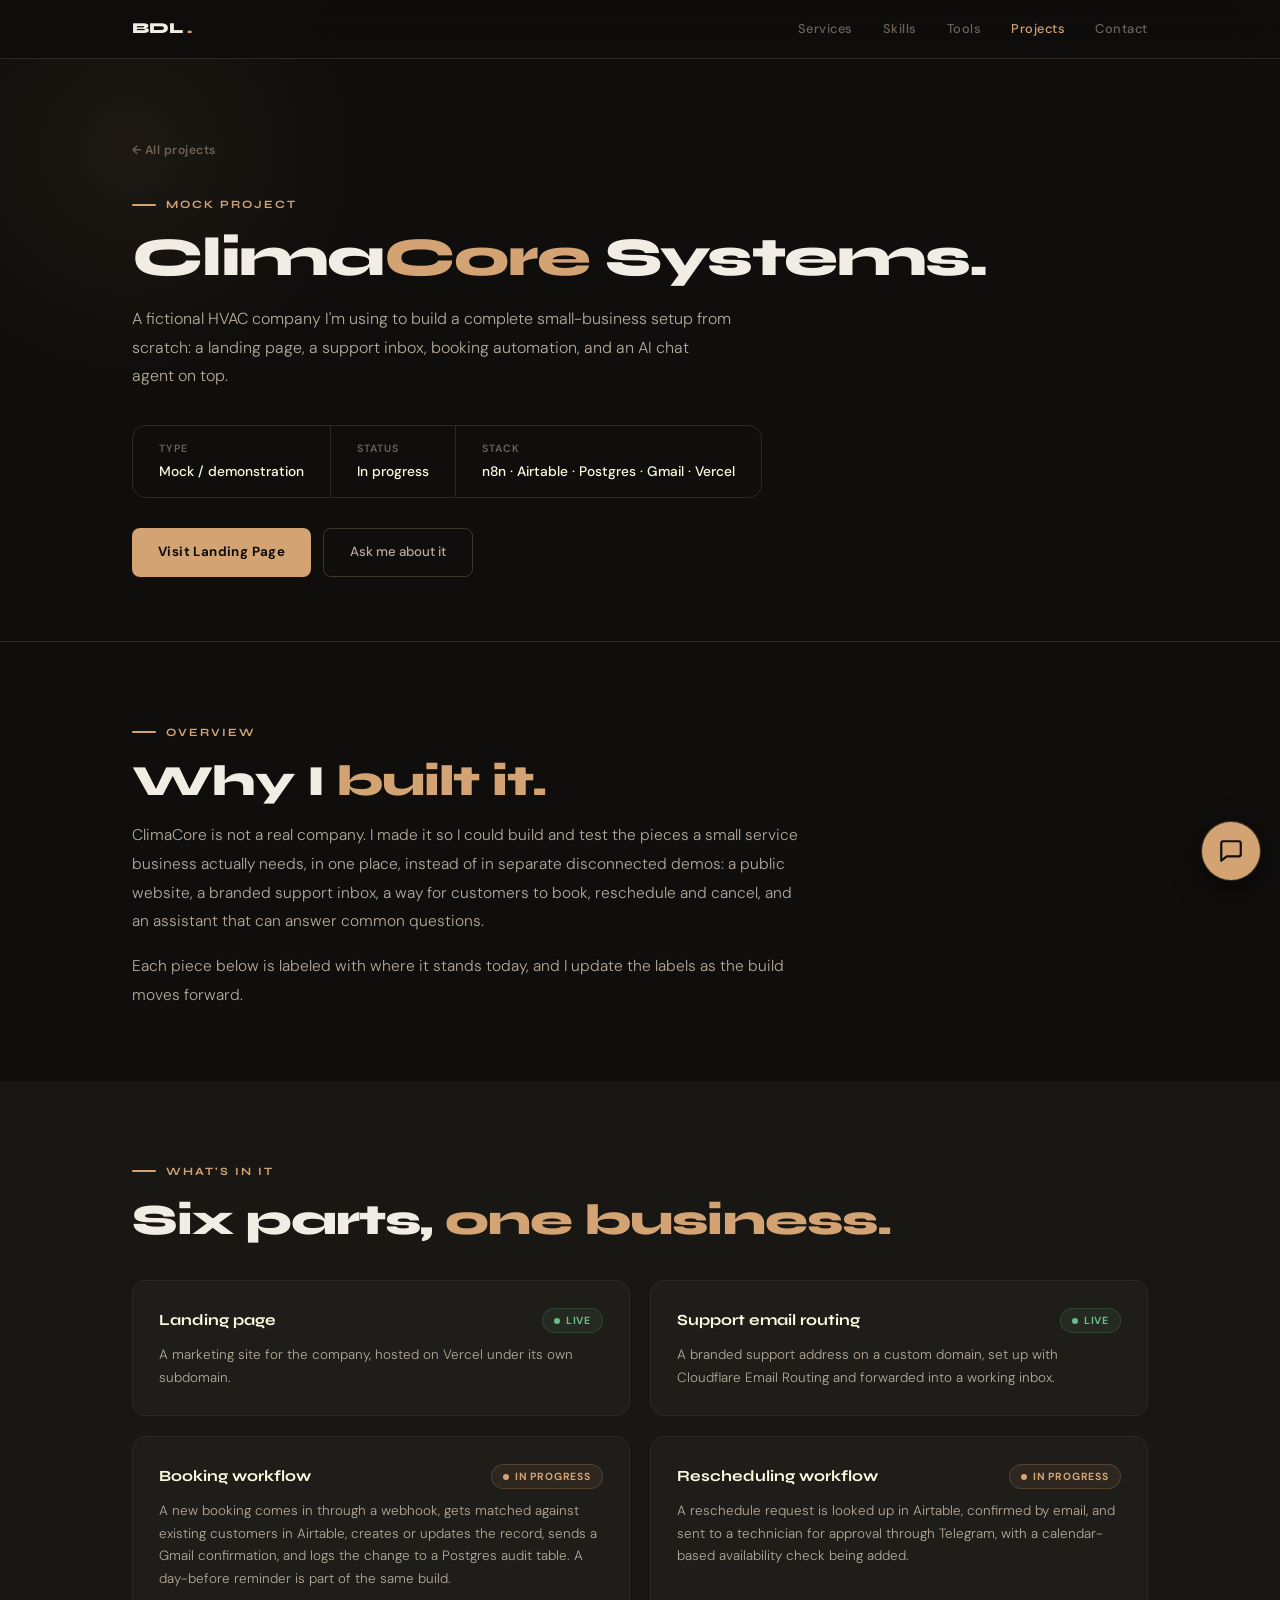
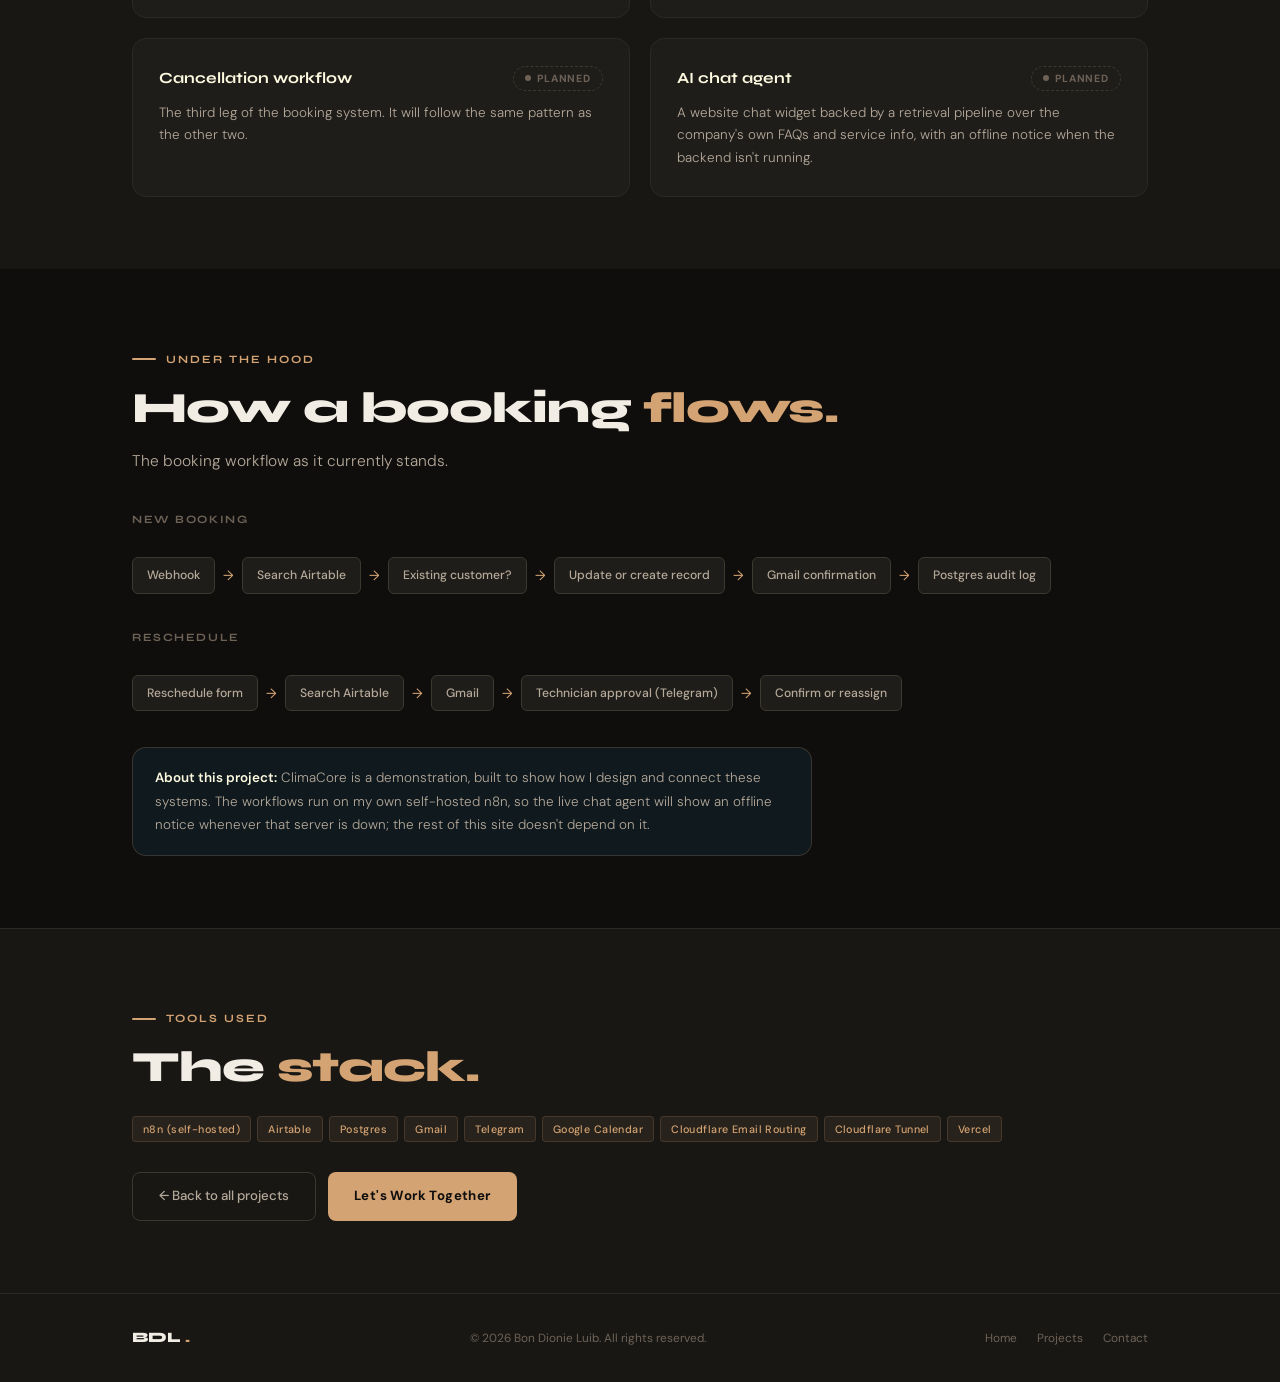
<file: project-climacore.html>
<!DOCTYPE html>
<html lang="en">
<head>
  <meta charset="UTF-8" />
  <meta name="viewport" content="width=device-width, initial-scale=1.0" />
  <title>ClimaCore Systems | Bon Dionie Luib</title>
  <meta name="description" content="ClimaCore Systems: a mock HVAC company built as a demonstration project, with a landing page, support email routing and n8n booking automation." />
  <link href="https://fonts.googleapis.com/css2?family=Syne:wght@400;600;700;800&family=DM+Sans:ital,opsz,wght@0,9..40,300;0,9..40,400;0,9..40,500;1,9..40,300&display=swap" rel="stylesheet" />
  <link rel="stylesheet" href="styles.css" />
  <link rel="stylesheet" href="chat-widget.css" />
</head>
<body>

  <nav>
    <div class="nav-inner">
      <a href="index.html" class="nav-logo">BDL <span>.</span></a>
      <div class="nav-links">
        <a href="index.html#offer">Services</a>
        <a href="index.html#skills">Skills</a>
        <a href="index.html#tools">Tools</a>
        <a href="projects.html" class="active">Projects</a>
        <a href="index.html#connect">Contact</a>
      </div>
    </div>
  </nav>

  <header class="page-hero">
    <div class="container">
      <a href="projects.html#mock-project" class="crumb">← All projects</a>
      <div class="section-eyebrow">Mock Project</div>
      <h1 class="page-title">Clima<span class="heading-accent">Core</span> Systems.</h1>
      <p class="page-lead">A fictional HVAC company I'm using to build a complete small-business setup from scratch: a landing page, a support inbox, booking automation, and an AI chat agent on top.</p>

      <div class="meta-row">
        <div class="meta-item"><div class="meta-label">Type</div><div class="meta-value">Mock / demonstration</div></div>
        <div class="meta-item"><div class="meta-label">Status</div><div class="meta-value">In progress</div></div>
        <div class="meta-item"><div class="meta-label">Stack</div><div class="meta-value">n8n · Airtable · Postgres · Gmail · Vercel</div></div>
      </div>

      <div class="detail-actions">
        <!-- TODO: confirm the landing page loads without a certificate warning before publishing this link -->
        <a href="https://climacore.naivegeek.xyz" class="btn-primary" target="_blank" rel="noopener">Visit Landing Page</a>
        <a href="https://calendar.app.google/8JxHr8yGaSbAm5hw6" class="btn-outline" target="_blank" rel="noopener">Ask me about it</a>
      </div>
    </div>
  </header>

  <hr class="divider" />

  <!-- ══ OVERVIEW ══ -->
  <section class="detail-section">
    <div class="container">
      <div class="section-eyebrow">Overview</div>
      <h2 class="section-title">Why I <span class="heading-accent">built it.</span></h2>
      <div class="prose">
        <p>ClimaCore is not a real company. I made it so I could build and test the pieces a small service business actually needs, in one place, instead of in separate disconnected demos: a public website, a branded support inbox, a way for customers to book, reschedule and cancel, and an assistant that can answer common questions.</p>
        <p>Each piece below is labeled with where it stands today, and I update the labels as the build moves forward.</p>
      </div>
    </div>
  </section>

  <!-- ══ WHAT'S IN IT ══ -->
  <section class="detail-section alt">
    <div class="container">
      <div class="section-eyebrow">What's In It</div>
      <h2 class="section-title">Six parts, <span class="heading-accent">one business.</span></h2>

      <div class="feature-grid">
        <div class="feature-card">
          <div class="feature-card-top"><h3>Landing page</h3><span class="status status-live">Live</span></div>
          <p>A marketing site for the company, hosted on Vercel under its own subdomain.</p>
        </div>
        <div class="feature-card">
          <div class="feature-card-top"><h3>Support email routing</h3><span class="status status-live">Live</span></div>
          <p>A branded support address on a custom domain, set up with Cloudflare Email Routing and forwarded into a working inbox.</p>
        </div>
        <div class="feature-card">
          <div class="feature-card-top"><h3>Booking workflow</h3><span class="status status-progress">In progress</span></div>
          <p>A new booking comes in through a webhook, gets matched against existing customers in Airtable, creates or updates the record, sends a Gmail confirmation, and logs the change to a Postgres audit table. A day-before reminder is part of the same build.</p>
        </div>
        <div class="feature-card">
          <div class="feature-card-top"><h3>Rescheduling workflow</h3><span class="status status-progress">In progress</span></div>
          <p>A reschedule request is looked up in Airtable, confirmed by email, and sent to a technician for approval through Telegram, with a calendar-based availability check being added.</p>
        </div>
        <div class="feature-card">
          <div class="feature-card-top"><h3>Cancellation workflow</h3><span class="status status-planned">Planned</span></div>
          <p>The third leg of the booking system. It will follow the same pattern as the other two.</p>
        </div>
        <div class="feature-card">
          <div class="feature-card-top"><h3>AI chat agent</h3><span class="status status-planned">Planned</span></div>
          <p>A website chat widget backed by a retrieval pipeline over the company's own FAQs and service info, with an offline notice when the backend isn't running.</p>
        </div>
      </div>
    </div>
  </section>

  <!-- ══ HOW BOOKING WORKS ══ -->
  <section class="detail-section">
    <div class="container">
      <div class="section-eyebrow">Under the Hood</div>
      <h2 class="section-title">How a booking <span class="heading-accent">flows.</span></h2>
      <p class="section-desc">The booking workflow as it currently stands.</p>

      <div class="flow-label">New booking</div>
      <div class="flow">
        <span class="flow-step">Webhook</span><span class="flow-arrow">→</span>
        <span class="flow-step">Search Airtable</span><span class="flow-arrow">→</span>
        <span class="flow-step">Existing customer?</span><span class="flow-arrow">→</span>
        <span class="flow-step">Update or create record</span><span class="flow-arrow">→</span>
        <span class="flow-step">Gmail confirmation</span><span class="flow-arrow">→</span>
        <span class="flow-step">Postgres audit log</span>
      </div>

      <div class="flow-label">Reschedule</div>
      <div class="flow">
        <span class="flow-step">Reschedule form</span><span class="flow-arrow">→</span>
        <span class="flow-step">Search Airtable</span><span class="flow-arrow">→</span>
        <span class="flow-step">Gmail</span><span class="flow-arrow">→</span>
        <span class="flow-step">Technician approval (Telegram)</span><span class="flow-arrow">→</span>
        <span class="flow-step">Confirm or reassign</span>
      </div>

      <div class="note-box">
        <strong>About this project:</strong> ClimaCore is a demonstration, built to show how I design and connect these systems. The workflows run on my own self-hosted n8n, so the live chat agent will show an offline notice whenever that server is down; the rest of this site doesn't depend on it.
      </div>
    </div>
  </section>

  <hr class="divider" />

  <!-- ══ TOOLS ══ -->
  <section class="detail-section alt">
    <div class="container">
      <div class="section-eyebrow">Tools Used</div>
      <h2 class="section-title">The <span class="heading-accent">stack.</span></h2>
      <div class="project-tags" style="margin-top:24px;">
        <span class="project-tag">n8n (self-hosted)</span>
        <span class="project-tag">Airtable</span>
        <span class="project-tag">Postgres</span>
        <span class="project-tag">Gmail</span>
        <span class="project-tag">Telegram</span>
        <span class="project-tag">Google Calendar</span>
        <span class="project-tag">Cloudflare Email Routing</span>
        <span class="project-tag">Cloudflare Tunnel</span>
        <span class="project-tag">Vercel</span>
      </div>
      <div class="detail-actions">
        <a href="projects.html#mock-project" class="btn-outline">← Back to all projects</a>
        <a href="index.html#connect" class="btn-primary">Let's Work Together</a>
      </div>
    </div>
  </section>

  <footer>
    <div class="footer-inner">
      <div class="footer-logo">BDL <span>.</span></div>
      <div class="footer-copy">© 2026 Bon Dionie Luib. All rights reserved.</div>
      <div class="footer-links">
        <a href="index.html">Home</a>
        <a href="projects.html">Projects</a>
        <a href="index.html#connect">Contact</a>
      </div>
    </div>
  </footer>

  <script type="module" src="chat-widget.js"></script>
</body>
</html>
</file>
<file: styles.css>
:root {
  --bg:         #0f0e0c;
  --bg-2:       #181714;
  --bg-3:       #1f1d1a;
  --bg-navy:    #12232e;
  --border:     #2c2924;
  --border-mid: #3d3830;
  --cream:      #FEFAE0;
  --sand:       #FAEDCD;
  --tan:        #D4A373;
  --sage:       #CCD5AE;
  --sage-light: #E9EDC9;
  --text:       #f2ede4;
  --text-mid:   #b5a99a;
  --text-muted: #6e6257;
  --green:      #6bbd84;
  --radius:     14px;
  --radius-sm:  8px;
  --max-w:      1080px;
}

*, *::before, *::after { box-sizing: border-box; margin: 0; padding: 0; }
html { scroll-behavior: smooth; }
body {
  background: var(--bg);
  color: var(--text);
  font-family: 'DM Sans', sans-serif;
  font-size: 16px;
  line-height: 1.7;
  -webkit-font-smoothing: antialiased;
}
a { color: inherit; text-decoration: none; }
ul { list-style: none; }
img { display: block; max-width: 100%; }

.container { max-width: var(--max-w); margin: 0 auto; padding: 0 32px; }
section { padding: 100px 0; }

.section-eyebrow {
  display: inline-flex; align-items: center; gap: 10px;
  font-family: 'Syne', sans-serif; font-size: 0.7rem; font-weight: 700;
  letter-spacing: 0.18em; text-transform: uppercase; color: var(--tan); margin-bottom: 16px;
}
.section-eyebrow::before {
  content: ''; display: block; width: 24px; height: 2px;
  background: var(--tan); border-radius: 2px;
}
.section-title {
  font-family: 'Syne', sans-serif; font-size: clamp(1.8rem, 4vw, 2.7rem);
  font-weight: 800; line-height: 1.1; letter-spacing: -0.02em; margin-bottom: 16px;
}
.section-desc { color: var(--text-mid); font-size: 0.97rem; font-weight: 300; max-width: 540px; line-height: 1.8; }
.heading-accent { color: var(--tan); }

.pill {
  display: inline-block; background: rgba(212,163,115,0.1); color: var(--tan);
  border: 1px solid rgba(212,163,115,0.22); border-radius: 999px; font-size: 0.7rem;
  font-weight: 600; letter-spacing: 0.08em; text-transform: uppercase; padding: 4px 13px;
}

/* ── NAV ── */
nav {
  position: fixed; top: 0; left: 0; right: 0; z-index: 200;
  background: rgba(15,14,12,0.85); backdrop-filter: blur(20px);
  -webkit-backdrop-filter: blur(20px); border-bottom: 1px solid var(--border);
}
.nav-inner {
  max-width: var(--max-w); margin: 0 auto; padding: 0 32px; height: 58px;
  display: flex; align-items: center; justify-content: space-between;
}
.nav-logo { font-family: 'Syne', sans-serif; font-weight: 800; font-size: 0.95rem; letter-spacing: -0.01em; }
.nav-logo span { color: var(--tan); }
.nav-links { display: flex; gap: 30px; }
.nav-links a { font-size: 0.8rem; font-weight: 500; color: var(--text-muted); letter-spacing: 0.04em; transition: color 0.2s; }
.nav-links a:hover, .nav-links a.active { color: var(--tan); }

/* ── HERO ── */
#hero { padding-top: 148px; padding-bottom: 110px; position: relative; overflow: hidden; }
#hero::before {
  content: ''; position: absolute; top: -80px; left: -100px; width: 500px; height: 500px;
  background: radial-gradient(circle, rgba(212,163,115,0.07) 0%, transparent 70%); pointer-events: none;
}
#hero::after {
  content: ''; position: absolute; top: 0; right: -60px; width: 360px; height: 360px;
  background: radial-gradient(circle, rgba(18,35,46,0.8) 0%, transparent 70%); pointer-events: none;
}
.hero-inner { display: grid; grid-template-columns: auto 1fr; gap: 64px; align-items: center; position: relative; z-index: 1; }
.hero-photo-wrap { display: flex; flex-direction: column; align-items: center; gap: 14px; }
.hero-photo { width: 155px; height: 195px; border-radius: var(--radius); overflow: hidden; border: 1px solid var(--border-mid); background: var(--bg-2); position: relative; }
.hero-photo img { width: 100%; height: 100%; object-fit: cover; }
.resume-btn {
  display: inline-flex; align-items: center; gap: 7px; background: var(--bg-2);
  border: 1px solid var(--border-mid); border-radius: var(--radius-sm); padding: 8px 16px;
  font-size: 0.75rem; font-weight: 600; color: var(--text-mid); letter-spacing: 0.04em;
  transition: border-color 0.2s, color 0.2s; width: 100%; justify-content: center;
}
.resume-btn:hover { border-color: var(--tan); color: var(--tan); }
.resume-btn svg { width: 13px; height: 13px; }
.avail-badge {
  display: inline-flex; align-items: center; gap: 8px; background: rgba(100,190,120,0.07);
  border: 1px solid rgba(100,190,120,0.18); border-radius: 999px; padding: 5px 14px 5px 10px;
  font-size: 0.72rem; color: var(--green); font-weight: 500; margin-bottom: 22px;
}
.avail-dot { width: 7px; height: 7px; background: var(--green); border-radius: 50%; animation: pulse 2.2s infinite; }
@keyframes pulse {
  0%   { box-shadow: 0 0 0 0 rgba(107,189,132,0.7); }
  70%  { box-shadow: 0 0 0 7px rgba(107,189,132,0); }
  100% { box-shadow: 0 0 0 0 rgba(107,189,132,0); }
}
.hero-name { font-family: 'Syne', sans-serif; font-size: clamp(2.4rem, 5.5vw, 4rem); font-weight: 800; line-height: 1.0; letter-spacing: -0.03em; margin-bottom: 14px; }
.hero-name .surname { color: var(--tan); }
.hero-roles { display: flex; flex-wrap: wrap; gap: 8px; margin-bottom: 22px; }
.role-chip { font-size: 0.75rem; font-weight: 500; color: var(--text-mid); background: var(--bg-2); border: 1px solid var(--border); border-radius: 999px; padding: 5px 15px; }
.hero-bio { color: var(--text-mid); font-size: 0.96rem; font-weight: 300; max-width: 500px; margin-bottom: 34px; line-height: 1.8; border-left: 2px solid var(--border-mid); padding-left: 18px; }
.hero-cta { display: flex; gap: 12px; flex-wrap: wrap; }
.btn-primary { display: inline-flex; align-items: center; gap: 8px; background: var(--tan); color: #0f0e0c; font-size: 0.83rem; font-weight: 700; letter-spacing: 0.03em; padding: 12px 26px; border-radius: var(--radius-sm); transition: opacity 0.2s, transform 0.15s; }
.btn-primary:hover { opacity: 0.88; transform: translateY(-1px); }
.btn-outline { display: inline-flex; align-items: center; gap: 8px; background: transparent; color: var(--text-mid); font-size: 0.83rem; font-weight: 500; padding: 12px 26px; border-radius: var(--radius-sm); border: 1px solid var(--border-mid); transition: border-color 0.2s, color 0.2s; }
.btn-outline:hover { border-color: var(--tan); color: var(--tan); }
.hero-stats { display: flex; gap: 0; margin-top: 44px; border: 1px solid var(--border); border-radius: var(--radius); overflow: hidden; width: fit-content; }
.stat-item { padding: 18px 30px; border-right: 1px solid var(--border); text-align: center; }
.stat-item:last-child { border-right: none; }
.stat-num { font-family: 'Syne', sans-serif; font-size: 1.6rem; font-weight: 800; color: var(--tan); line-height: 1; }
.stat-label { font-size: 0.69rem; color: var(--text-muted); font-weight: 500; letter-spacing: 0.07em; text-transform: uppercase; margin-top: 4px; }

hr.divider { border: none; border-top: 1px solid var(--border); }

/* ── OFFER ── */
#offer { background: var(--bg); }
.offer-header { margin-bottom: 56px; }
.offer-grid { display: grid; grid-template-columns: repeat(3, 1fr); gap: 20px; }
.offer-card { background: var(--bg-2); border: 1px solid var(--border); border-radius: var(--radius); padding: 32px 28px; transition: border-color 0.25s, transform 0.25s; }
.offer-card:hover { border-color: var(--border-mid); transform: translateY(-3px); }
.offer-card:nth-child(2) { border-top: 2px solid var(--tan); }
.offer-icon { width: 42px; height: 42px; border-radius: 10px; display: flex; align-items: center; justify-content: center; font-size: 1.2rem; margin-bottom: 18px; }
.icon-blue  { background: rgba(18,35,46,0.8); }
.icon-tan   { background: rgba(212,163,115,0.12); }
.icon-sage  { background: rgba(204,213,174,0.1); }
.offer-card h3 { font-family: 'Syne', sans-serif; font-size: 1rem; font-weight: 700; margin-bottom: 16px; color: var(--cream); }
.offer-card ul li { font-size: 0.85rem; color: var(--text-mid); font-weight: 300; padding: 6px 0; border-bottom: 1px solid var(--border); display: flex; align-items: flex-start; gap: 10px; line-height: 1.55; }
.offer-card ul li:last-child { border-bottom: none; }
.offer-card ul li::before { content: '–'; color: var(--tan); flex-shrink: 0; margin-top: 1px; }

/* ── SKILLS ── */
#skills { background: var(--bg-2); }
.skills-header { margin-bottom: 52px; }
.skills-grid { display: grid; grid-template-columns: repeat(3, 1fr); gap: 20px; }
.skills-card { background: var(--bg-3); border: 1px solid var(--border); border-radius: var(--radius); padding: 30px 26px; }
.skills-card-title { font-family: 'Syne', sans-serif; font-size: 0.72rem; font-weight: 700; letter-spacing: 0.14em; text-transform: uppercase; color: var(--text-muted); margin-bottom: 20px; display: flex; align-items: center; gap: 8px; }
.skills-card-title span { font-size: 1rem; }
.skill-tag-wrap { display: flex; flex-wrap: wrap; gap: 8px; }
.skill-tag { font-size: 0.78rem; font-weight: 400; color: var(--text-mid); background: var(--bg-2); border: 1px solid var(--border-mid); border-radius: 6px; padding: 6px 13px; transition: border-color 0.2s, color 0.2s; }
.skill-tag:hover { border-color: var(--tan); color: var(--tan); }

/* ── TOOLS ── */
#tools { background: var(--bg); }
.tools-header { margin-bottom: 52px; }
.tools-grid { display: grid; grid-template-columns: repeat(auto-fill, minmax(150px, 1fr)); gap: 16px; }
.tool-card { background: var(--bg-2); border: 1px solid var(--border); border-radius: var(--radius); padding: 22px 18px; display: flex; flex-direction: column; align-items: center; gap: 12px; text-align: center; transition: border-color 0.2s, transform 0.2s; cursor: default; }
.tool-card:hover { border-color: var(--border-mid); transform: translateY(-2px); }
.tool-icon { width: 44px; height: 44px; border-radius: 10px; display: flex; align-items: center; justify-content: center; font-size: 1.4rem; background: #fff; border: 1px solid #e0dbd3; overflow: hidden; padding: 5px; }
.tool-icon img { width: 100%; height: 100%; object-fit: contain; border-radius: 4px; }
.tool-name { font-size: 0.76rem; font-weight: 500; color: var(--text-mid); line-height: 1.3; }

/* ── PROJECTS (shared cards) ── */
#projects { background: var(--bg-2); }
.projects-header { margin-bottom: 52px; }
.projects-grid { display: grid; grid-template-columns: repeat(2, 1fr); gap: 20px; }
.project-card { background: var(--bg-3); border: 1px solid var(--border); border-radius: var(--radius); overflow: hidden; transition: border-color 0.25s, transform 0.25s; display: flex; flex-direction: column; }
.project-card:hover { border-color: var(--border-mid); transform: translateY(-3px); }
.project-thumb { height: 170px; background: var(--bg-navy); display: flex; align-items: center; justify-content: center; position: relative; overflow: hidden; }
.project-thumb-icon { font-size: 3rem; opacity: 0.6; }
.project-thumb-label { position: absolute; top: 14px; left: 14px; background: rgba(15,14,12,0.7); backdrop-filter: blur(8px); border: 1px solid var(--border); border-radius: var(--radius-sm); font-size: 0.7rem; font-weight: 600; padding: 5px 12px; color: var(--cream); letter-spacing: 0.04em; }
.project-body { padding: 22px 24px; display: flex; flex-direction: column; flex: 1; }
.project-body h3 { font-family: 'Syne', sans-serif; font-size: 0.97rem; font-weight: 700; color: var(--cream); margin-bottom: 8px; }
.project-body p { font-size: 0.82rem; color: var(--text-muted); font-weight: 300; line-height: 1.65; margin-bottom: 14px; }
.project-tags { display: flex; flex-wrap: wrap; gap: 6px; }
.project-tag { font-size: 0.67rem; font-weight: 500; color: var(--tan); background: rgba(212,163,115,0.08); border: 1px solid rgba(212,163,115,0.18); border-radius: 4px; padding: 3px 10px; letter-spacing: 0.04em; }
.project-link { display: inline-flex; align-items: center; gap: 6px; font-size: 0.76rem; font-weight: 600; color: var(--tan); margin-top: auto; padding-top: 14px; transition: opacity 0.2s; }
.project-link:hover { opacity: 0.75; }
.project-thumb-logo { width: 56px; height: 56px; border-radius: 12px; background: #fff; display: flex; align-items: center; justify-content: center; padding: 10px; }
.project-thumb-logo img { width: 100%; height: 100%; object-fit: contain; }

/* ── STATUS CHIPS ── */
.status {
  display: inline-flex; align-items: center; gap: 6px; font-size: 0.65rem; font-weight: 700;
  letter-spacing: 0.08em; text-transform: uppercase; border-radius: 999px; padding: 3px 11px;
  border: 1px solid transparent; white-space: nowrap;
}
.status::before { content: ''; width: 6px; height: 6px; border-radius: 50%; background: currentColor; }
.status-live     { color: var(--green); background: rgba(107,189,132,0.08); border-color: rgba(107,189,132,0.2); }
.status-progress { color: var(--tan);   background: rgba(212,163,115,0.08); border-color: rgba(212,163,115,0.22); }
.status-planned  { color: var(--text-muted); border-color: var(--border-mid); border-style: dashed; }

/* ── HOMEPAGE: CURRENT PROJECT ── */
.feature-split { display: grid; grid-template-columns: 1fr 1.05fr; gap: 64px; align-items: center; }
.feature-split .section-desc { max-width: 460px; margin-bottom: 30px; }
.feature-split .project-thumb { height: 190px; }
.thumb-mark { font-family: 'Syne', sans-serif; font-weight: 800; font-size: 1.6rem; letter-spacing: -0.02em; color: var(--cream); opacity: 0.9; }
.thumb-mark span { color: var(--tan); }
.card-status-row { display: flex; align-items: center; justify-content: space-between; gap: 10px; margin-bottom: 8px; }
.card-status-row h3 { margin-bottom: 0; }

/* ── STORE ── */
#store { background: var(--bg); }
.store-header { margin-bottom: 52px; }
.store-card { background: var(--bg-2); border: 1px solid var(--border); border-radius: var(--radius); overflow: hidden; display: grid; grid-template-columns: 1fr 1fr; }
.store-visual { background: var(--bg-navy); display: flex; flex-direction: column; align-items: center; justify-content: center; gap: 14px; padding: 48px 32px; position: relative; overflow: hidden; }
.store-visual::before { content: ''; position: absolute; top: -40%; left: -20%; width: 260px; height: 260px; background: radial-gradient(circle, rgba(212,163,115,0.1) 0%, transparent 70%); pointer-events: none; }
.store-logo-badge { width: 72px; height: 72px; border-radius: 16px; background: #fff; display: flex; align-items: center; justify-content: center; padding: 14px; position: relative; z-index: 1; }
.store-logo-badge img { width: 100%; height: 100%; object-fit: contain; }
.store-visual-name { font-family: 'Syne', sans-serif; font-size: 1.4rem; font-weight: 800; color: var(--cream); position: relative; z-index: 1; }
.store-visual-tag { font-size: 0.78rem; color: var(--text-mid); font-weight: 300; text-align: center; max-width: 260px; position: relative; z-index: 1; }
.store-lock-note { display: inline-flex; align-items: center; gap: 7px; background: rgba(212,163,115,0.1); border: 1px solid rgba(212,163,115,0.22); border-radius: 999px; padding: 5px 14px; font-size: 0.7rem; color: var(--tan); font-weight: 600; letter-spacing: 0.03em; position: relative; z-index: 1; }
.store-body { padding: 40px 40px; display: flex; flex-direction: column; justify-content: center; }
.store-body h3 { font-family: 'Syne', sans-serif; font-size: 1.15rem; font-weight: 700; color: var(--cream); margin-bottom: 12px; }
.store-body p { font-size: 0.86rem; color: var(--text-mid); font-weight: 300; line-height: 1.75; margin-bottom: 22px; }
.store-tags { display: flex; flex-wrap: wrap; gap: 6px; margin-bottom: 26px; }
.store-actions { display: flex; gap: 12px; flex-wrap: wrap; }

/* ── CONNECT ── */
#connect { background: var(--bg); }
.connect-inner { display: grid; grid-template-columns: 1fr auto; gap: 60px; align-items: start; }
.connect-text h2 { font-family: 'Syne', sans-serif; font-size: clamp(1.8rem, 3.5vw, 2.5rem); font-weight: 800; line-height: 1.1; letter-spacing: -0.02em; margin-bottom: 14px; }
.connect-text p { color: var(--text-mid); font-size: 0.95rem; font-weight: 300; max-width: 420px; margin-bottom: 30px; }
.contact-links { display: flex; flex-wrap: wrap; gap: 12px; }
.contact-btn { display: inline-flex; align-items: center; gap: 10px; background: var(--bg-2); border: 1px solid var(--border-mid); border-radius: var(--radius-sm); padding: 11px 20px; font-size: 0.8rem; font-weight: 600; color: var(--text-mid); letter-spacing: 0.03em; transition: border-color 0.2s, color 0.2s, background 0.2s; }
.contact-btn:hover { border-color: var(--tan); color: var(--tan); background: rgba(212,163,115,0.05); }
.contact-btn svg { width: 16px; height: 16px; flex-shrink: 0; }
.cta-box { background: var(--bg-navy); border: 1px solid rgba(212,163,115,0.2); border-radius: var(--radius); padding: 36px 32px; text-align: center; min-width: 260px; }
.cta-box .emoji { font-size: 2rem; margin-bottom: 14px; }
.cta-box h4 { font-family: 'Syne', sans-serif; font-size: 1rem; font-weight: 700; margin-bottom: 8px; color: var(--cream); }
.cta-box p { font-size: 0.8rem; color: var(--text-muted); margin-bottom: 20px; line-height: 1.6; }

/* ── FOOTER ── */
footer { background: var(--bg-2); border-top: 1px solid var(--border); padding: 32px 0; }
.footer-inner { max-width: var(--max-w); margin: 0 auto; padding: 0 32px; display: flex; align-items: center; justify-content: space-between; flex-wrap: wrap; gap: 12px; }
.footer-logo { font-family: 'Syne', sans-serif; font-weight: 800; font-size: 0.9rem; }
.footer-logo span { color: var(--tan); }
.footer-copy { font-size: 0.74rem; color: var(--text-muted); }
.footer-links { display: flex; gap: 20px; }
.footer-links a { font-size: 0.74rem; color: var(--text-muted); transition: color 0.2s; }
.footer-links a:hover { color: var(--tan); }

/* ── SUBPAGES (projects hub + detail) ── */
.page-hero { padding: 140px 0 64px; position: relative; overflow: hidden; }
.page-hero::before { content: ''; position: absolute; top: -80px; left: -100px; width: 460px; height: 460px; background: radial-gradient(circle, rgba(212,163,115,0.07) 0%, transparent 70%); pointer-events: none; }
.page-hero .container { position: relative; z-index: 1; }
.crumb { display: flex; width: fit-content; align-items: center; gap: 8px; font-size: 0.76rem; font-weight: 600; color: var(--text-muted); letter-spacing: 0.04em; margin-bottom: 26px; transition: color 0.2s; }
.crumb:hover { color: var(--tan); }
.page-title { font-family: 'Syne', sans-serif; font-size: clamp(2.2rem, 5vw, 3.4rem); font-weight: 800; line-height: 1.04; letter-spacing: -0.03em; margin-bottom: 18px; }
.page-lead { color: var(--text-mid); font-size: 1rem; font-weight: 300; max-width: 600px; line-height: 1.8; }

/* sticky jump bar */
.jumpbar { position: sticky; top: 58px; z-index: 150; background: rgba(15,14,12,0.9); backdrop-filter: blur(16px); -webkit-backdrop-filter: blur(16px); border-top: 1px solid var(--border); border-bottom: 1px solid var(--border); }
.jumpbar-inner { max-width: var(--max-w); margin: 0 auto; padding: 12px 32px; display: flex; gap: 10px; overflow-x: auto; scrollbar-width: none; }
.jumpbar-inner::-webkit-scrollbar { display: none; }
.jumpbar a { flex-shrink: 0; font-size: 0.78rem; font-weight: 600; color: var(--text-mid); background: var(--bg-2); border: 1px solid var(--border-mid); border-radius: 999px; padding: 7px 16px; letter-spacing: 0.03em; transition: border-color 0.2s, color 0.2s, background 0.2s; }
.jumpbar a:hover { border-color: var(--tan); color: var(--tan); }
.jumpbar a.active { color: #0f0e0c; background: var(--tan); border-color: var(--tan); }
.jumpbar .count { opacity: 0.6; font-weight: 500; margin-left: 4px; }

.group { padding: 76px 0 24px; scroll-margin-top: 120px; }
.group:last-of-type { padding-bottom: 100px; }
.group-head { margin-bottom: 34px; }
.group-head .section-title { font-size: clamp(1.5rem, 3vw, 2.1rem); margin-bottom: 10px; }

/* detail page */
.meta-row { display: flex; flex-wrap: wrap; gap: 0; margin-top: 34px; border: 1px solid var(--border); border-radius: var(--radius); overflow: hidden; width: fit-content; max-width: 100%; }
.meta-item { padding: 14px 26px; border-right: 1px solid var(--border); }
.meta-item:last-child { border-right: none; }
.meta-label { font-size: 0.66rem; color: var(--text-muted); font-weight: 600; letter-spacing: 0.09em; text-transform: uppercase; }
.meta-value { font-size: 0.86rem; color: var(--cream); font-weight: 500; margin-top: 2px; }
.detail-section { padding: 72px 0; }
.detail-section.alt { background: var(--bg-2); }
.prose { max-width: 680px; color: var(--text-mid); font-weight: 300; line-height: 1.85; font-size: 0.97rem; }
.prose p + p { margin-top: 16px; }
.feature-grid { display: grid; grid-template-columns: repeat(2, 1fr); gap: 20px; margin-top: 36px; }
.feature-card { background: var(--bg-3); border: 1px solid var(--border); border-radius: var(--radius); padding: 26px 26px; }
.alt .feature-card { background: var(--bg-3); }
.feature-card-top { display: flex; align-items: center; justify-content: space-between; gap: 12px; margin-bottom: 10px; }
.feature-card h3 { font-family: 'Syne', sans-serif; font-size: 0.97rem; font-weight: 700; color: var(--cream); }
.feature-card p { font-size: 0.84rem; color: var(--text-mid); font-weight: 300; line-height: 1.7; }
.flow { margin-top: 28px; display: flex; flex-wrap: wrap; align-items: center; gap: 8px; }
.flow-step { font-size: 0.76rem; font-weight: 500; color: var(--text-mid); background: var(--bg-3); border: 1px solid var(--border-mid); border-radius: 6px; padding: 7px 14px; }
.flow-arrow { color: var(--tan); font-size: 0.85rem; }
.flow-label { font-family: 'Syne', sans-serif; font-size: 0.7rem; font-weight: 700; letter-spacing: 0.14em; text-transform: uppercase; color: var(--text-muted); margin-top: 34px; }
.detail-actions { display: flex; gap: 12px; flex-wrap: wrap; margin-top: 30px; }
.note-box { margin-top: 36px; max-width: 680px; background: rgba(18,35,46,0.55); border: 1px solid rgba(212,163,115,0.2); border-radius: var(--radius); padding: 18px 22px; font-size: 0.84rem; color: var(--text-mid); font-weight: 300; line-height: 1.75; }
.note-box strong { color: var(--cream); font-weight: 600; }

/* ── RESPONSIVE ── */
@media (max-width: 860px) {
  .hero-inner { grid-template-columns: 1fr; gap: 36px; }
  .hero-photo-wrap { flex-direction: row; align-items: flex-end; gap: 16px; }
  .hero-photo { width: 110px; height: 140px; }
  .resume-btn { width: auto; }
  .offer-grid, .skills-grid { grid-template-columns: 1fr; }
  .projects-grid { grid-template-columns: 1fr; }
  .connect-inner { grid-template-columns: 1fr; }
  .feature-split { grid-template-columns: 1fr; gap: 40px; }
  .feature-grid { grid-template-columns: 1fr; }
}
@media (max-width: 720px) {
  .store-card { grid-template-columns: 1fr; }
  .store-visual { padding: 36px 24px; }
  .store-body { padding: 32px 28px; }
}
@media (max-width: 600px) {
  .container { padding: 0 18px; }
  section { padding: 70px 0; }
  .nav-links { display: none; }
  .hero-stats { flex-direction: column; width: 100%; }
  .stat-item { border-right: none; border-bottom: 1px solid var(--border); }
  .stat-item:last-child { border-bottom: none; }
  .jumpbar-inner { padding: 12px 18px; }
  .meta-row { flex-direction: column; width: 100%; }
  .meta-item { border-right: none; border-bottom: 1px solid var(--border); }
  .meta-item:last-child { border-bottom: none; }
  .page-hero { padding-top: 120px; }
}
</file>
<file: chat-widget.css>
/* Chat widget — themed to the portfolio palette.
   Palette matches styles.css: warm near-black backgrounds, tan accent. */

.bdl-chat {
  --c-bg:       #0f0e0c;
  --c-bg-2:     #181714;
  --c-bg-3:     #1f1d1a;
  --c-navy:     #12232e;
  --c-border:   #2c2924;
  --c-border-2: #3d3830;
  --c-cream:    #FEFAE0;
  --c-text:     #f2ede4;
  --c-mid:      #b5a99a;
  --c-muted:    #6e6257;
  --c-tan:      #D4A373;
  --c-tan-dk:   #c4935f;
  --c-green:    #6bbd84;
  --c-off:      #b5654a;
  font-family: 'DM Sans', sans-serif;
}

.bdl-chat [hidden] { display: none !important; }

/* ── launcher ── */
.bdl-chat-launcher {
  position: fixed; right: 20px; bottom: 20px; z-index: 1000;
  width: 58px; height: 58px; border-radius: 50%; border: none; cursor: pointer;
  background: var(--c-tan); color: #0f0e0c;
  display: flex; align-items: center; justify-content: center;
  box-shadow: 0 8px 28px rgba(0,0,0,0.55), 0 0 0 1px rgba(212,163,115,0.35);
  transition: transform 0.18s ease, background 0.2s ease;
}
.bdl-chat-launcher:hover { background: var(--c-tan-dk); transform: translateY(-2px); }
.bdl-chat-launcher:focus-visible, .bdl-chat-btn:focus-visible, .bdl-retry:focus-visible,
.bdl-off-links a:focus-visible { outline: 2px solid var(--c-cream); outline-offset: 2px; }
.bdl-chat-launcher svg { width: 26px; height: 26px; }
/* little dot = "you have a conversation in progress" */
.bdl-chat-dot {
  position: absolute; top: 3px; right: 3px; width: 13px; height: 13px; border-radius: 50%;
  background: var(--c-green); border: 2px solid var(--c-bg); display: none;
}
.bdl-chat.has-chat .bdl-chat-dot { display: block; }

/* ── window ── */
.bdl-chat-window {
  padding: 0; margin: 0;
  position: fixed; right: 20px; bottom: 20px; z-index: 1000;
  width: 380px; height: min(580px, calc(100vh - 100px)); height: min(580px, calc(100dvh - 100px));
  display: flex; flex-direction: column; overflow: hidden;
  background: var(--c-bg-2); color: var(--c-text);
  border: 1px solid var(--c-border-2); border-radius: 16px;
  box-shadow: 0 24px 70px rgba(0,0,0,0.65);
  animation: bdl-pop 0.2s ease-out;
}
@keyframes bdl-pop { from { opacity: 0; transform: translateY(10px) scale(0.98); } to { opacity: 1; transform: none; } }

.bdl-chat-head {
  display: flex; align-items: center; gap: 12px; padding: 14px 14px 14px 16px;
  background: var(--c-navy); border-bottom: 1px solid var(--c-border-2);
}
.bdl-chat-avatar {
  width: 38px; height: 38px; border-radius: 50%; flex-shrink: 0;
  background: var(--c-tan); color: #0f0e0c;
  font-family: 'Syne', sans-serif; font-weight: 800; font-size: 0.72rem; letter-spacing: -0.01em;
  display: flex; align-items: center; justify-content: center;
}
.bdl-chat-titles { flex: 1; min-width: 0; }
.bdl-chat-title { font-family: 'Syne', sans-serif; font-weight: 700; font-size: 0.95rem; color: var(--c-cream); line-height: 1.2; }
.bdl-chat-status { display: flex; align-items: center; gap: 6px; font-size: 0.72rem; color: var(--c-mid); margin-top: 2px; }
.bdl-s-dot { width: 7px; height: 7px; border-radius: 50%; background: var(--c-muted); display: inline-block; }
.bdl-chat-status[data-state="chat"] .bdl-s-dot { background: var(--c-green); box-shadow: 0 0 0 3px rgba(107,189,132,0.18); }
.bdl-chat-status[data-state="offline"] .bdl-s-dot { background: var(--c-off); }

.bdl-chat-btn {
  width: 32px; height: 32px; flex-shrink: 0; border-radius: 8px; border: 1px solid transparent;
  background: transparent; color: var(--c-mid); cursor: pointer;
  display: flex; align-items: center; justify-content: center; transition: background 0.15s, color 0.15s;
}
.bdl-chat-btn:hover { background: rgba(255,255,255,0.07); color: var(--c-cream); }
.bdl-chat-btn svg { width: 16px; height: 16px; }

.bdl-chat-body { flex: 1; min-height: 0; position: relative; background: var(--c-bg-2); }
.bdl-view { position: absolute; inset: 0; display: flex; flex-direction: column; }

/* connecting */
.bdl-view-connecting { align-items: center; justify-content: center; gap: 14px; color: var(--c-mid); font-size: 0.85rem; }
.bdl-spinner { width: 26px; height: 26px; border-radius: 50%; border: 3px solid var(--c-border-2); border-top-color: var(--c-tan); animation: bdl-spin 0.8s linear infinite; }
@keyframes bdl-spin { to { transform: rotate(360deg); } }

/* offline */
.bdl-view-offline { padding: 22px 20px; overflow-y: auto; }
.bdl-off-title { font-family: 'Syne', sans-serif; font-weight: 700; font-size: 1.05rem; color: var(--c-cream); margin-bottom: 8px; }
.bdl-off-text { font-size: 0.86rem; color: var(--c-mid); font-weight: 300; line-height: 1.65; margin-bottom: 16px; }
.bdl-off-links { display: flex; flex-direction: column; gap: 8px; }
.bdl-off-links a {
  display: flex; align-items: center; gap: 12px; padding: 10px 12px;
  background: var(--c-bg-3); border: 1px solid var(--c-border-2); border-radius: 10px;
  color: var(--c-text); font-size: 0.85rem; font-weight: 600; text-decoration: none;
  transition: border-color 0.15s, background 0.15s;
}
.bdl-off-links a:hover { border-color: var(--c-tan); background: rgba(212,163,115,0.06); }
.bdl-off-links .i { width: 32px; height: 32px; border-radius: 8px; flex-shrink: 0; display: flex; align-items: center; justify-content: center; background: rgba(212,163,115,0.1); color: var(--c-tan); }
.bdl-off-links .i svg { width: 16px; height: 16px; }
.bdl-off-links small { display: block; font-size: 0.72rem; font-weight: 400; color: var(--c-muted); line-height: 1.3; }
.bdl-retry {
  margin-top: 16px; align-self: flex-start; display: inline-flex; align-items: center; gap: 8px;
  background: transparent; color: var(--c-tan); border: 1px solid rgba(212,163,115,0.35); border-radius: 8px;
  padding: 8px 14px; font: inherit; font-size: 0.78rem; font-weight: 600; cursor: pointer; transition: background 0.15s;
}
.bdl-retry:hover { background: rgba(212,163,115,0.08); }
.bdl-retry svg { width: 14px; height: 14px; }

/* ── n8n chat, re-skinned (variables are scoped to the widget only) ── */
.bdl-chat-window {
  --chat--font-family: 'DM Sans', sans-serif;
  --chat--spacing: 0.8rem;
  --chat--border-radius: 12px;

  --chat--color--primary: #D4A373;
  --chat--color-primary-shade-50: #c4935f;
  --chat--color--primary-shade-50: #c4935f;
  --chat--color--primary--shade-100: #b58353;
  --chat--color--secondary: #D4A373;
  --chat--color-secondary-shade-50: #c4935f;

  --chat--body--background: #181714;
  --chat--footer--background: #0f0e0c;
  --chat--footer--color: #f2ede4;
  --chat--footer--border-top: 1px solid #2c2924;

  --chat--message--font-size: 0.9rem;
  --chat--message-line-height: 1.55;
  --chat--message--border-radius: 14px;
  --chat--message--bot--background: #1f1d1a;
  --chat--message--bot--color: #f2ede4;
  --chat--message--bot--border: 1px solid #2c2924;
  --chat--message--user--background: #D4A373;
  --chat--message--user--color: #0f0e0c;
  --chat--message--user--border: none;
  --chat--message--pre--background: rgba(0,0,0,0.35);
  --chat--messages-list--padding: 1rem;

  --chat--input--background: #0f0e0c;
  --chat--input--text-color: #f2ede4;
  --chat--input--font-size: 0.9rem;
  --chat--input--padding: 0.9rem 0.8rem;
  --chat--input--container--background: #0f0e0c;
  --chat--input--send--button--background: #0f0e0c;
  --chat--input--send--button--color: #D4A373;
  --chat--input--send--button--background-hover: #1f1d1a;
  --chat--input--send--button--color-hover: #FEFAE0;
  --chat--input--file--button--background: #0f0e0c;
  --chat--input--file--button--color: #D4A373;
  --chat--input--file--button--background-hover: #0f0e0c;
  --chat--input--file--button--color-hover: #FEFAE0;

  --chat--button--background--primary: #D4A373;
  --chat--button--color--primary: #0f0e0c;
  --chat--button--background--primary--hover: #c4935f;
  --chat--button--color--primary--hover: #0f0e0c;
  --chat--color-typing: #b5a99a;
}

.bdl-chat-mount { flex: 1; min-height: 0; display: flex; flex-direction: column; height: 100%; }
.bdl-chat .bdl-chat-mount .chat-layout { height: 100%; width: 100%; background: #181714; }
.bdl-chat .bdl-chat-mount .chat-header { display: none !important; }            /* we render our own header */
.bdl-chat .bdl-chat-mount .chat-body { background: #181714; }
.bdl-chat .bdl-chat-mount .chat-footer { background: #0f0e0c; border-top: 1px solid #2c2924; }
.bdl-chat .bdl-chat-mount .chat-inputs textarea::placeholder { color: #6e6257; }
.bdl-chat .bdl-chat-mount .chat-inputs textarea { color: #f2ede4; }
.bdl-chat .bdl-chat-mount .chat-powered-by { display: none; }
.bdl-chat .bdl-chat-mount .chat-input-send-button,
.bdl-chat .bdl-chat-mount .chat-input-file-button { color: #D4A373; background: transparent; }
.bdl-chat .bdl-chat-mount .chat-input-send-button:hover,
.bdl-chat .bdl-chat-mount .chat-input-file-button:hover { color: #FEFAE0; background: #1f1d1a; }
.bdl-chat .bdl-chat-mount a { color: #D4A373; }

/* ── phones: bottom sheet ── */
@media (max-width: 520px) {
  .bdl-chat-launcher { right: 14px; bottom: 14px; }
  .bdl-chat-window {
    right: 0; left: 0; bottom: 0; width: 100%;
    height: min(78vh, 640px); height: min(78dvh, 640px);
    border-radius: 16px 16px 0 0; border-left: none; border-right: none; border-bottom: none;
  }
}

@media (prefers-reduced-motion: reduce) {
  .bdl-chat-window { animation: none; }
  .bdl-spinner { animation-duration: 2s; }
  .bdl-chat-launcher { transition: none; }
}
</file>
